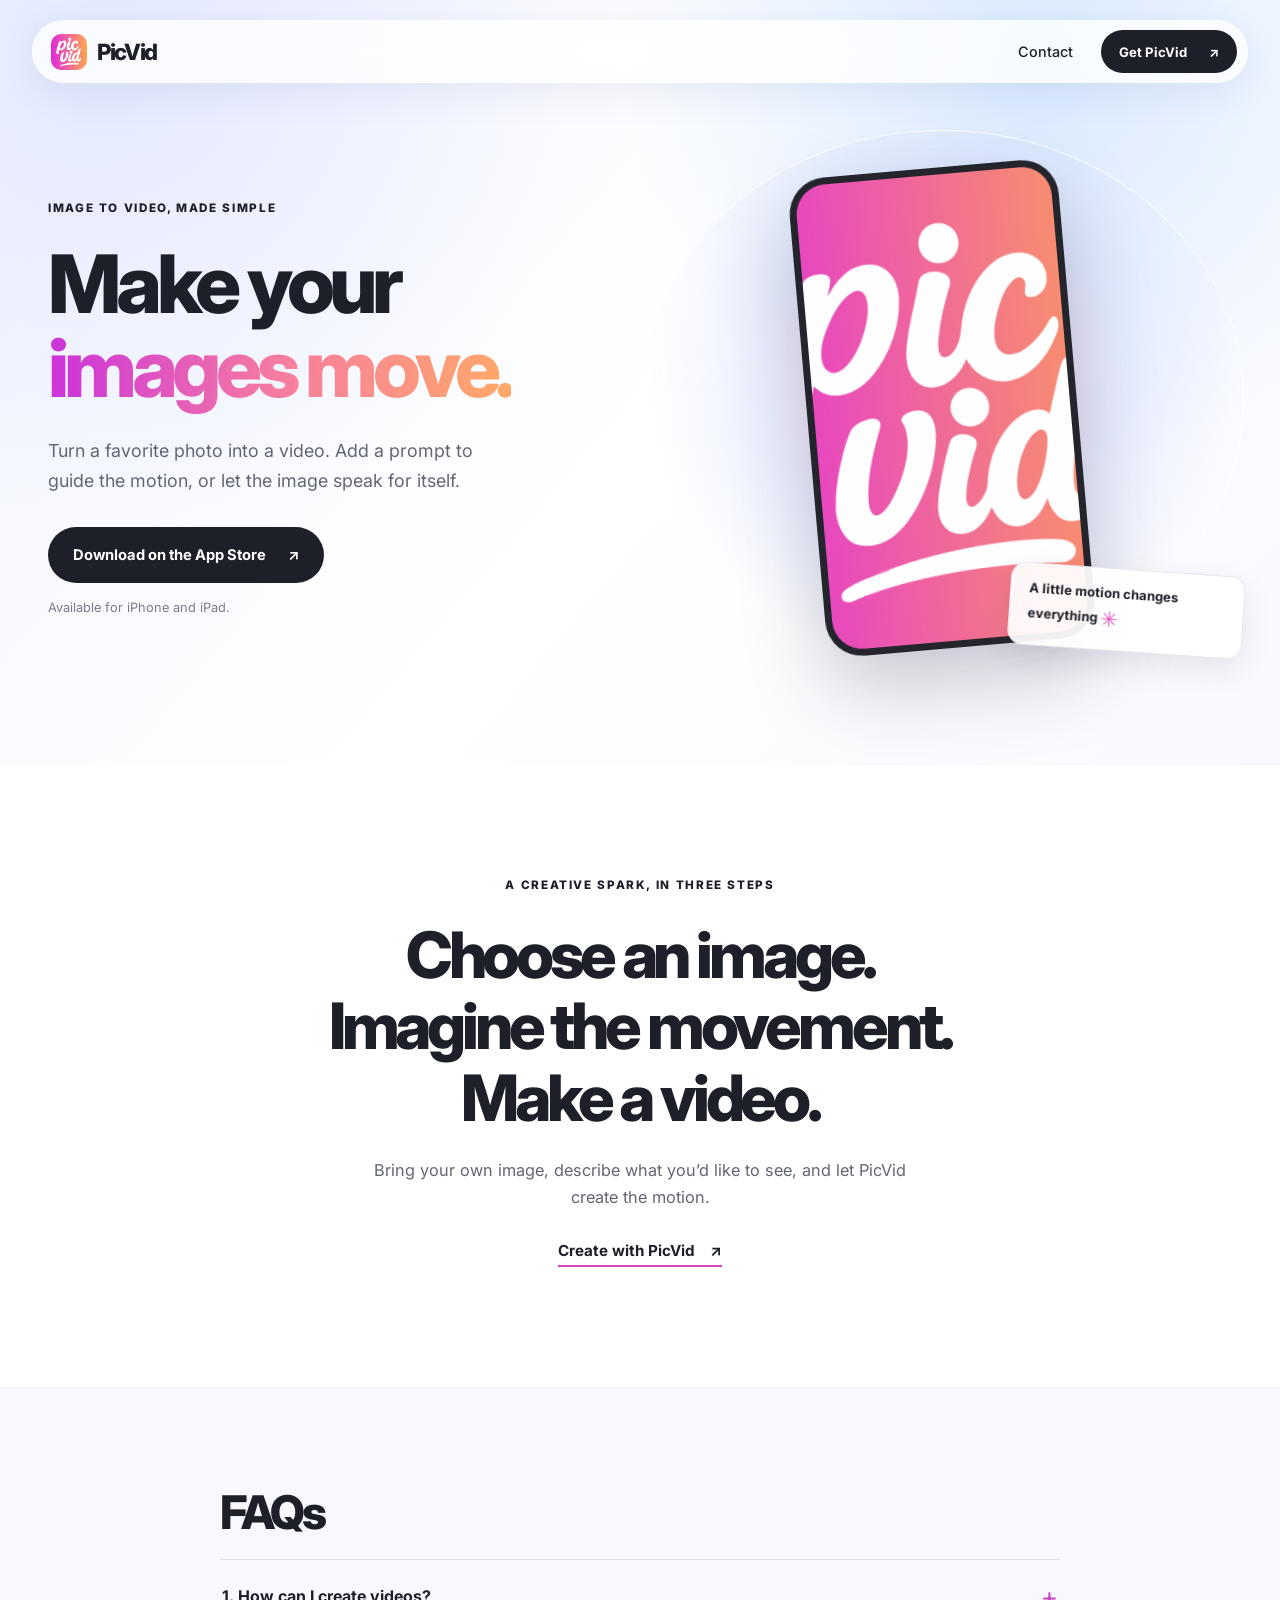
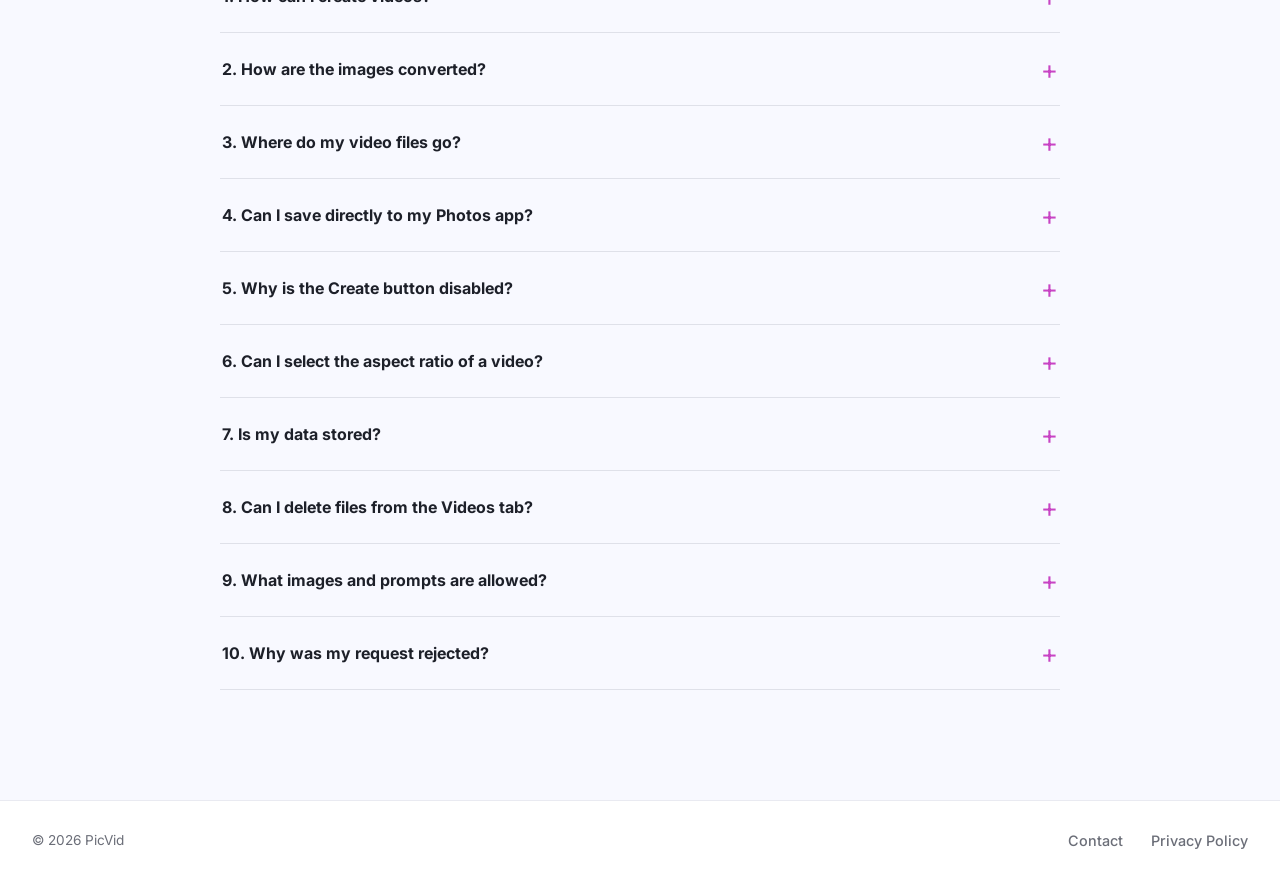
<file: index.html>
<!doctype html>
<html lang="en">
  <head>
    <meta charset="utf-8">
    <meta name="viewport" content="width=device-width, initial-scale=1">
    <meta name="theme-color" content="#f8f9ff">
    <meta name="description" content="Turn your images into videos with PicVid. Bring a photo, add an idea, and watch it come to life.">
    <meta name="apple-itunes-app" content="app-id=6755433038">
    <title>PicVid — Make your images move</title>
    <link rel="icon" type="image/png" href="assets/icon.png">
    <link rel="preconnect" href="https://fonts.googleapis.com">
    <link rel="preconnect" href="https://fonts.gstatic.com" crossorigin>
    <link href="https://fonts.googleapis.com/css2?family=Inter:wght@400;500;600;700;800&display=swap" rel="stylesheet">
    <link rel="stylesheet" href="styles.css">
  </head>
  <body>
    <a class="skip-link" href="#main">Skip to content</a>
    <header class="site-header">
      <a class="brand" href="./" aria-label="PicVid home"><img src="assets/icon.png" alt="" width="36" height="36">PicVid</a>
      <nav aria-label="Main navigation">
        <a href="contact/">Contact</a>
        <a class="button button-small" href="https://apps.apple.com/app/6755433038">Get PicVid <span aria-hidden="true">↗</span></a>
      </nav>
    </header>

    <main id="main">
      <section class="hero">
        <div class="hero-inner">
          <div class="hero-copy">
            <p class="eyebrow">IMAGE TO VIDEO, MADE SIMPLE</p>
            <h1>Make your<br><span>images move.</span></h1>
            <p class="lead">Turn a favorite photo into a video. Add a prompt to guide the motion, or let the image speak for itself.</p>
            <a class="button" href="https://apps.apple.com/app/6755433038">Download on the App Store <span aria-hidden="true">↗</span></a>
            <p class="platform-note">Available for iPhone and iPad.</p>
          </div>
          <div class="hero-visual" aria-label="PicVid video preview">
            <div class="visual-glow" aria-hidden="true"></div>
            <div class="preview-frame">
              <video autoplay muted loop playsinline preload="metadata" poster="assets/icon.png" aria-label="An example of a video made with PicVid">
                <source src="assets/picvid-preview.mp4" type="video/mp4">
              </video>
            </div>
            <span class="visual-caption">A little motion changes everything <span aria-hidden="true">✳</span></span>
          </div>
        </div>
      </section>

      <section class="simple-section" aria-labelledby="how-it-works">
        <div class="section-inner">
          <p class="eyebrow">A CREATIVE SPARK, IN THREE STEPS</p>
          <h2 id="how-it-works">Choose an image.<br>Imagine the movement.<br>Make a video.</h2>
          <p>Bring your own image, describe what you’d like to see, and let PicVid create the motion.</p>
          <a class="text-link" href="https://apps.apple.com/app/6755433038">Create with PicVid <span aria-hidden="true">↗</span></a>
        </div>
      </section>
      <section class="faq-section" aria-labelledby="faq-title">
        <div class="faq-inner">
          <h2 id="faq-title">FAQs</h2>
          <div class="faq-list">
            <details>
              <summary>1. How can I create videos?</summary>
              <p>You can add an image and/or type a prompt to create a video. When adding an image the prompt is optional.</p>
            </details>
            <details>
              <summary>2. How are the images converted?</summary>
              <p>We make use of AI models to create a video from your image and/or text.</p>
            </details>
            <details>
              <summary>3. Where do my video files go?</summary>
              <p>They're saved in the Videos tab inside the app. From there, you can export them anywhere. You might want to create your videos in <code>Portrait (9:16)</code> for them to be optimized for TikTok, Reels, and Shorts.</p>
            </details>
            <details>
              <summary>4. Can I save directly to my Photos app?</summary>
              <p>Yes, you can tap on “Save“ button.</p>
            </details>
            <details>
              <summary>5. Why is the Create button disabled?</summary>
              <p>You need to either add an image or type a prompt to create a video.</p>
            </details>
            <details>
              <summary>6. Can I select the aspect ratio of a video?</summary>
              <p>Yes, only when the video is created from a prompt (landscape, portrait, square). If the video is created from an image it will automatically take the same aspect of the selected image.</p>
            </details>
            <details>
              <summary>7. Is my data stored?</summary>
              <p>Videos you save in PicVid are stored on your device. To create a video, the image and/or prompt you submit is sent to third-party AI services for safety checks and video creation. We do not keep a PicVid user media database. See our Privacy Policy for more information.</p>
            </details>
            <details>
              <summary>8. Can I delete files from the Videos tab?</summary>
              <p>Yes. Tap “Select”, choose the files you want to remove, and tap Delete.</p>
            </details>
            <details>
              <summary>9. What images and prompts are allowed?</summary>
              <p>Use content you have the right to use. Everyday scenes are generally allowed. Do not submit images or prompts that contain—or ask us to create—objectionable content under <a href="https://developer.apple.com/app-store/review/guidelines/">Apple’s App Review Guidelines</a> (e.g., nudity, graphic violence, targeted abuse, illegal acts, etc.). We consider the image and prompt together, so context matters.</p>
            </details>
            <details>
              <summary>10. Why was my request rejected?</summary>
              <p>Before creating a video, we check the image and prompt to help prevent objectionable content under Apple’s App Review Guidelines. If the request appears to contain prohibited content, or we cannot confidently determine that it is safe, we stop it and show an error. If you think we got it wrong, contact support. Flagged requests may receive further review, as explained in our Privacy Policy.</p>
            </details>
          </div>
        </div>
      </section>
    </main>

    <footer class="site-footer">
      <span>© 2026 PicVid</span>
      <nav aria-label="Footer navigation">
        <a href="contact/">Contact</a>
        <a href="https://sites.google.com/view/picvid-privacy-policy">Privacy Policy</a>
      </nav>
    </footer>
  </body>
</html>
</file>
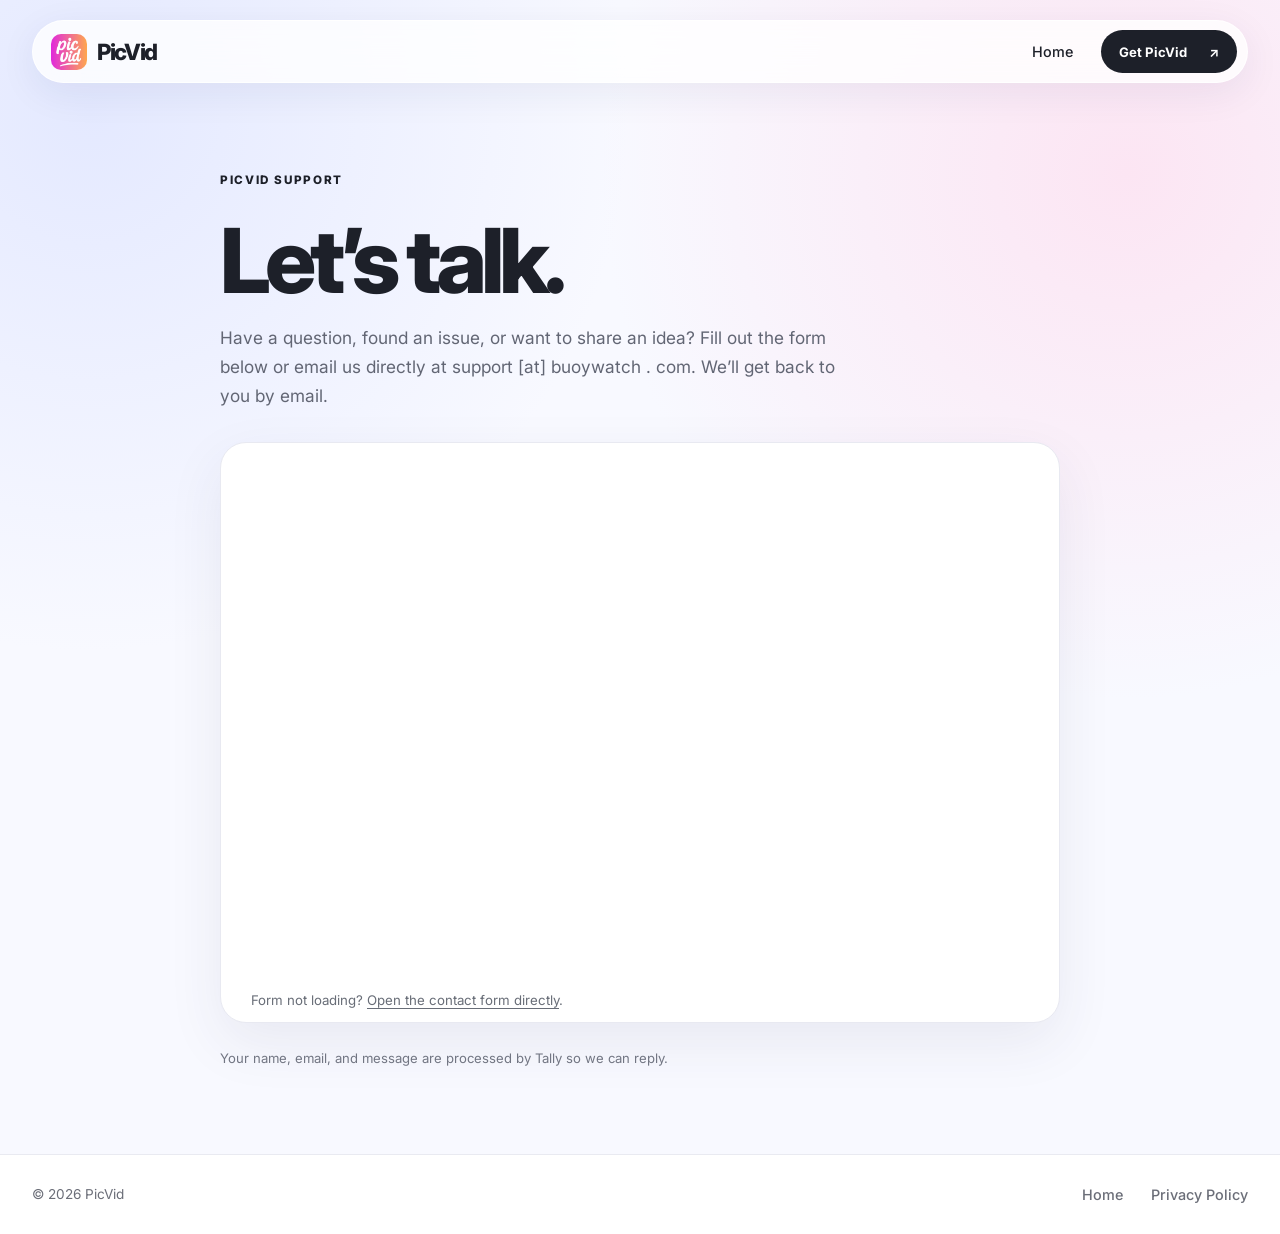
<file: contact/index.html>
<!doctype html>
<html lang="en">
  <head>
    <meta charset="utf-8">
    <meta name="viewport" content="width=device-width, initial-scale=1">
    <meta name="theme-color" content="#f8f9ff">
    <meta name="description" content="Contact the PicVid support team with a question, issue, or suggestion.">
    <title>Contact Us — PicVid</title>
    <link rel="icon" type="image/png" href="../assets/icon.png">
    <link rel="preconnect" href="https://fonts.googleapis.com">
    <link rel="preconnect" href="https://fonts.gstatic.com" crossorigin>
    <link href="https://fonts.googleapis.com/css2?family=Inter:wght@400;500;600;700;800&display=swap" rel="stylesheet">
    <link rel="stylesheet" href="../styles.css">
  </head>
  <body class="contact-page">
    <a class="skip-link" href="#main">Skip to content</a>
    <header class="site-header">
      <a class="brand" href="../" aria-label="PicVid home"><img src="../assets/icon.png" alt="" width="36" height="36">PicVid</a>
      <nav aria-label="Main navigation">
        <a href="../">Home</a>
        <a class="button button-small" href="https://apps.apple.com/app/6755433038">Get PicVid <span aria-hidden="true">↗</span></a>
      </nav>
    </header>

    <main id="main" class="contact-main">
      <p class="eyebrow">PICVID SUPPORT</p>
      <h1>Let’s talk.</h1>
      <p class="contact-intro">Have a question, found an issue, or want to share an idea? Fill out the form below or email us directly at support [at] buoywatch . com. We’ll get back to you by email.</p>
      <div class="form-wrap">
        <iframe data-tally-src="https://tally.so/embed/rjz00p?alignLeft=1&hideTitle=1&transparentBackground=1&dynamicHeight=1" loading="lazy" width="100%" height="510" frameborder="0" marginheight="0" marginwidth="0" title="PicVid - Contact Us"></iframe>
        <p class="form-fallback">Form not loading? <a href="https://tally.so/r/rjz00p">Open the contact form directly</a>.</p>
      </div>
      <p class="contact-note">Your name, email, and message are processed by Tally so we can reply.</p>
    </main>

    <footer class="site-footer">
      <span>© 2026 PicVid</span>
      <nav aria-label="Footer navigation">
        <a href="../">Home</a>
        <a href="https://sites.google.com/view/picvid-privacy-policy">Privacy Policy</a>
      </nav>
    </footer>
    <script>var d=document,w="https://tally.so/widgets/embed.js",v=function(){"undefined"!=typeof Tally?Tally.loadEmbeds():d.querySelectorAll("iframe[data-tally-src]:not([src])").forEach((function(e){e.src=e.dataset.tallySrc}))};if("undefined"!=typeof Tally)v();else if(d.querySelector('script[src="'+w+'"]')==null){var s=d.createElement("script");s.src=w,s.onload=v,s.onerror=v,d.body.appendChild(s);}</script>
  </body>
</html>
</file>
<file: styles.css>
:root{font-family:Inter,ui-sans-serif,-apple-system,BlinkMacSystemFont,"Segoe UI",sans-serif;color:#1d2029;background:#f8f9ff;font-synthesis:none}
*{box-sizing:border-box}
html{scroll-behavior:smooth}
body{margin:0;min-width:320px}
a{color:inherit;text-decoration:none}
img{display:block;max-width:100%}
.skip-link{position:absolute;top:-100px;left:16px;z-index:20;padding:12px 16px;background:#1d2029;color:#fff;border-radius:8px}
.skip-link:focus{top:12px}
:focus-visible{outline:3px solid #a62de2;outline-offset:4px}
.site-header{position:absolute;z-index:5;top:20px;left:32px;right:32px;display:flex;align-items:center;justify-content:space-between;gap:20px;padding:9px 10px 9px 18px;border:1px solid rgba(255,255,255,.8);border-radius:999px;background:rgba(255,255,255,.78);box-shadow:0 10px 38px rgba(35,45,95,.07);backdrop-filter:blur(20px)}
.brand{display:inline-flex;align-items:center;gap:10px;font-size:1.4rem;font-weight:800;letter-spacing:-.06em}
.brand img{width:36px;height:36px;border-radius:10px}
.site-header nav,.site-footer nav{display:flex;align-items:center;gap:28px}
.site-header nav>a:not(.button),.site-footer a{font-size:.9rem;font-weight:500}
.site-header nav>a:not(.button):hover,.site-footer a:hover{text-decoration:underline;text-underline-offset:5px}
.button{display:inline-flex;align-items:center;justify-content:center;gap:22px;min-height:56px;padding:16px 25px;border-radius:999px;background:#1d2029;color:#fff;font-size:.92rem;font-weight:700;transition:transform .2s ease,box-shadow .2s ease}
.button:hover{transform:translateY(-3px);box-shadow:0 10px 22px rgba(35,27,52,.2)}
.button-small{min-height:43px;padding:11px 18px;font-size:.82rem}
.hero{position:relative;overflow:hidden;min-height:760px;background:radial-gradient(circle at 8% 7%,#e4e9ff 0,transparent 35%),radial-gradient(circle at 81% 9%,#d8e9ff 0,transparent 33%),linear-gradient(130deg,#f3f6ff 5%,#fff 53%,#f8f9ff 100%)}
.hero-inner{width:min(1280px,calc(100% - 96px));min-height:760px;margin:auto;padding:130px 0 80px;display:grid;grid-template-columns:49% 51%;align-items:center;gap:12px}
.hero-copy{position:relative;z-index:2}
.eyebrow{margin:0 0 24px;font-size:.73rem;font-weight:800;letter-spacing:.14em;line-height:1.5}
h1,h2,p{margin-top:0}
h1,h2{font-weight:800;letter-spacing:-.065em;text-wrap:balance}
h1{margin-bottom:26px;font-size:clamp(4rem,6.3vw,6.3rem);line-height:1.04}
h1 span{background:linear-gradient(92deg,#ce37d7 4%,#f77e9f 51%,#ffa968 100%);background-clip:text;-webkit-background-clip:text;color:transparent}
.lead{max-width:450px;margin-bottom:30px;color:#626674;font-size:1.12rem;line-height:1.7}
.platform-note{margin:17px 0 0;color:#777c87;font-size:.8rem}
.hero-visual{position:relative;display:grid;place-items:center;min-height:555px;isolation:isolate}
.visual-glow{position:absolute;inset:0 0 3%;z-index:-1;border:1px solid rgba(255,255,255,.9);border-radius:50%;background:radial-gradient(circle at 50% 45%,rgba(255,196,226,.65),rgba(211,222,255,.42) 43%,transparent 70%)}
.preview-frame{width:min(270px,61%);aspect-ratio:9/16;padding:7px;border-radius:37px;background:#24252c;box-shadow:0 32px 80px rgba(41,39,72,.25);transform:rotate(-5deg);animation:arrive .8s both}
.preview-frame video{display:block;width:100%;height:100%;object-fit:cover;border-radius:30px;background:#e6d6e6}
.visual-caption{position:absolute;bottom:33px;right:0;max-width:235px;padding:15px 18px;border:1px solid #e8e5ee;border-radius:15px;background:rgba(255,255,255,.93);box-shadow:0 12px 30px rgba(53,44,69,.1);font-size:.82rem;font-weight:700;line-height:1.5;transform:rotate(4deg)}
.visual-caption span{color:#e65bba;font-size:1.3rem;vertical-align:middle}
.simple-section{padding:112px 24px 120px;background:#fff;text-align:center}
.section-inner{max-width:820px;margin:auto}
.simple-section h2{margin:0 auto 23px;font-size:clamp(2.6rem,5vw,5rem);line-height:1.12}
.simple-section p:not(.eyebrow){max-width:570px;margin:0 auto 28px;color:#626674;font-size:1.02rem;line-height:1.7}
.text-link{display:inline-flex;gap:15px;align-items:center;border-bottom:2px solid #d748bf;padding-bottom:5px;font-size:.95rem;font-weight:700}
.text-link:hover{color:#ad30ab}
.site-footer{display:flex;align-items:center;justify-content:space-between;gap:20px;padding:31px max(32px,calc((100vw - 1280px)/2));border-top:1px solid #e9eaf1;background:#fff;color:#6b6e78;font-size:.85rem}
.contact-page{min-height:100vh;display:flex;flex-direction:column;background:radial-gradient(circle at 7% 9%,#e4e9ff 0,transparent 33%),radial-gradient(circle at 88% 14%,#fce5f3 0,transparent 34%),#f8f9ff}
.contact-main{flex:1;width:min(840px,calc(100% - 48px));margin:0 auto;padding:172px 0 85px}
.contact-main h1{margin-bottom:16px;font-size:clamp(3.4rem,7vw,5.8rem)}
.contact-intro{max-width:640px;margin-bottom:31px;color:#626674;font-size:1.08rem;line-height:1.7}
.faq-section{padding:100px 24px 110px;background:#f8f9ff}
.faq-inner{width:min(840px,100%);margin-inline:auto}
.faq-section h2{margin:0 0 20px;font-size:clamp(2rem,4vw,2.9rem);line-height:1.12}
.faq-list{border-top:1px solid #dfe1e9}
.faq-list details{border-bottom:1px solid #dfe1e9}
.faq-list summary{display:flex;align-items:center;justify-content:space-between;gap:22px;min-height:72px;padding:18px 2px;list-style:none;cursor:pointer;font-size:1rem;font-weight:700;line-height:1.5}
.faq-list summary::-webkit-details-marker{display:none}
.faq-list summary::after{content:"+";flex:none;color:#c844c4;font-size:1.65rem;font-weight:400;line-height:1;transition:transform .2s ease}
.faq-list details[open] summary::after{transform:rotate(45deg)}
.faq-list details>p{max-width:700px;margin:0;padding:0 44px 24px 2px;color:#626674;font-size:.96rem;line-height:1.75}
.faq-list a{text-decoration:underline;text-decoration-color:#c844c4;text-underline-offset:3px}
.faq-list a:hover{color:#a52ca0}
.faq-list code{font-family:inherit;font-size:inherit}
.form-wrap{padding:24px 30px 12px;border:1px solid #e8e9f1;border-radius:26px;background:#fff;box-shadow:0 20px 56px rgba(47,47,84,.08)}
.form-wrap iframe{display:block;min-height:430px;border:0}
.form-fallback{margin:15px 0 2px;color:#686d77;font-size:.83rem}
.form-fallback a,.contact-note a{text-decoration:underline;text-underline-offset:3px}
.contact-note{margin:25px 0 0;color:#717582;font-size:.82rem;line-height:1.6}
@keyframes arrive{from{opacity:0;transform:translateY(28px) rotate(-8deg)}to{opacity:1;transform:translateY(0) rotate(-5deg)}}
@media(max-width:760px){.site-header{top:12px;left:14px;right:14px;padding:8px 8px 8px 12px}.brand{font-size:1.2rem}.brand img{width:32px;height:32px}.site-header nav{gap:13px}.site-header nav>a:not(.button){font-size:.81rem}.button-small{padding:10px 12px;font-size:.76rem}.hero-inner{width:min(530px,calc(100% - 42px));padding:140px 0 65px;grid-template-columns:1fr;gap:15px;text-align:center}.hero-copy{order:1}.hero-visual{order:2;min-height:440px}.eyebrow{font-size:.66rem}h1{font-size:clamp(3.5rem,12vw,5rem)}.lead{margin-left:auto;margin-right:auto;font-size:1rem}.preview-frame{width:min(210px,58%)}.visual-caption{right:4%;bottom:18px;max-width:177px;padding:10px 12px;font-size:.68rem}.simple-section{padding:80px 22px 92px}.simple-section h2{font-size:clamp(2.5rem,9vw,3.8rem)}.site-footer{padding:26px 22px;flex-wrap:wrap}.site-footer nav{gap:20px}.contact-main{padding-top:140px}.form-wrap{padding:13px 14px 10px;border-radius:20px}.form-wrap iframe{min-height:510px}}
@media(max-width:390px){.site-header nav>a:not(.button){display:none}.visual-caption{right:0}.contact-main{width:calc(100% - 28px)}}
@media(max-width:760px){.faq-section{padding:74px 22px 86px}.faq-list summary{min-height:66px;font-size:.94rem}.faq-list details>p{padding-right:8px;font-size:.92rem}}
@media(prefers-reduced-motion:reduce){html{scroll-behavior:auto}.preview-frame{animation:none}.button{transition:none}}
</file>
